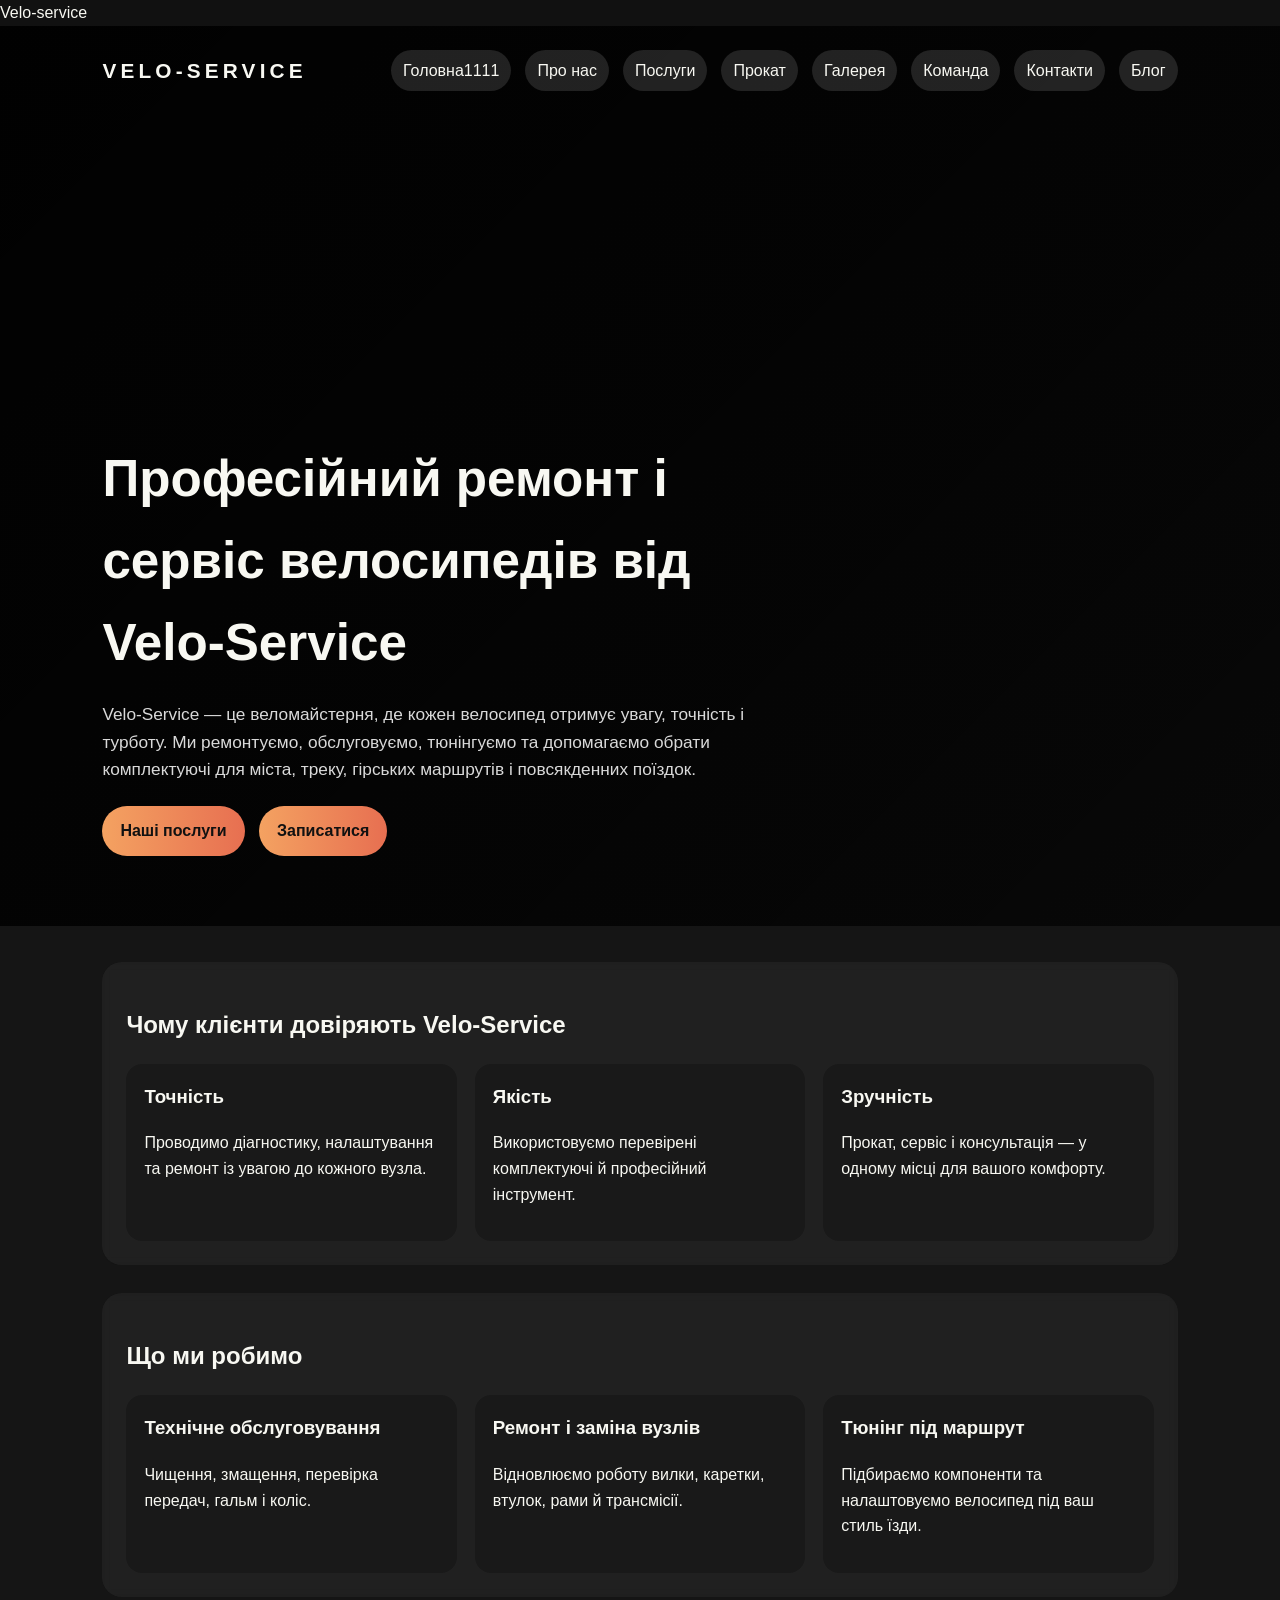
<file: index.html>
Velo-service<!DOCTYPE html>
<html lang="uk">
<head>
  <meta charset="UTF-8" />
  <meta name="viewport" content="width=device-width, initial-scale=1.0" />
  <title>Velo-Service | Веломайстерня</title>
  <link rel="stylesheet" href="styles.css" />
</head>
<body class="page-home">
  <header class="hero">
    <nav class="navbar">
      <div class="brand">Velo-Service</div>
      <div class="nav-links">
        <a href="index.html">Головна1111</a>
        <a href="about.html">Про нас</a>
        <a href="services.html">Послуги</a>
        <a href="rentals.html">Прокат</a>
        <a href="gallery.html">Галерея</a>
        <a href="team.html">Команда</a>
        <a href="contacts.html">Контакти</a>
        <a href="blog.html">Блог</a>
      </div>
    </nav>
    <div class="hero-content">
      <h1>Професійний ремонт і сервіс велосипедів від Velo-Service</h1>
      <p>Velo-Service — це веломайстерня, де кожен велосипед отримує увагу, точність і турботу. Ми ремонтуємо, обслуговуємо, тюнінгуємо та допомагаємо обрати комплектуючі для міста, треку, гірських маршрутів і повсякденних поїздок.</p>
      <a class="btn" href="services.html">Наші послуги</a>
      <a class="btn" href="contacts.html">Записатися</a>
    </div>
  </header>
  <main>
    <section>
      <h2>Чому клієнти довіряють Velo-Service</h2>
      <div class="grid">
        <div class="card">
          <h3>Точність</h3>
          <p>Проводимо діагностику, налаштування та ремонт із увагою до кожного вузла.</p>
        </div>
        <div class="card">
          <h3>Якість</h3>
          <p>Використовуємо перевірені комплектуючі й професійний інструмент.</p>
        </div>
        <div class="card">
          <h3>Зручність</h3>
          <p>Прокат, сервіс і консультація — у одному місці для вашого комфорту.</p>
        </div>
      </div>
    </section>
    <section>
      <h2>Що ми робимо</h2>
      <div class="grid">
        <div class="card">
          <h3>Технічне обслуговування</h3>
          <p>Чищення, змащення, перевірка передач, гальм і коліс.</p>
        </div>
        <div class="card">
          <h3>Ремонт і заміна вузлів</h3>
          <p>Відновлюємо роботу вилки, каретки, втулок, рами й трансмісії.</p>
        </div>
        <div class="card">
          <h3>Тюнінг під маршрут</h3>
          <p>Підбираємо компоненти та налаштовуємо велосипед під ваш стиль їзди.</p>
        </div>
      </div>
    </section>
  </main>
</body>
</html>
</file>
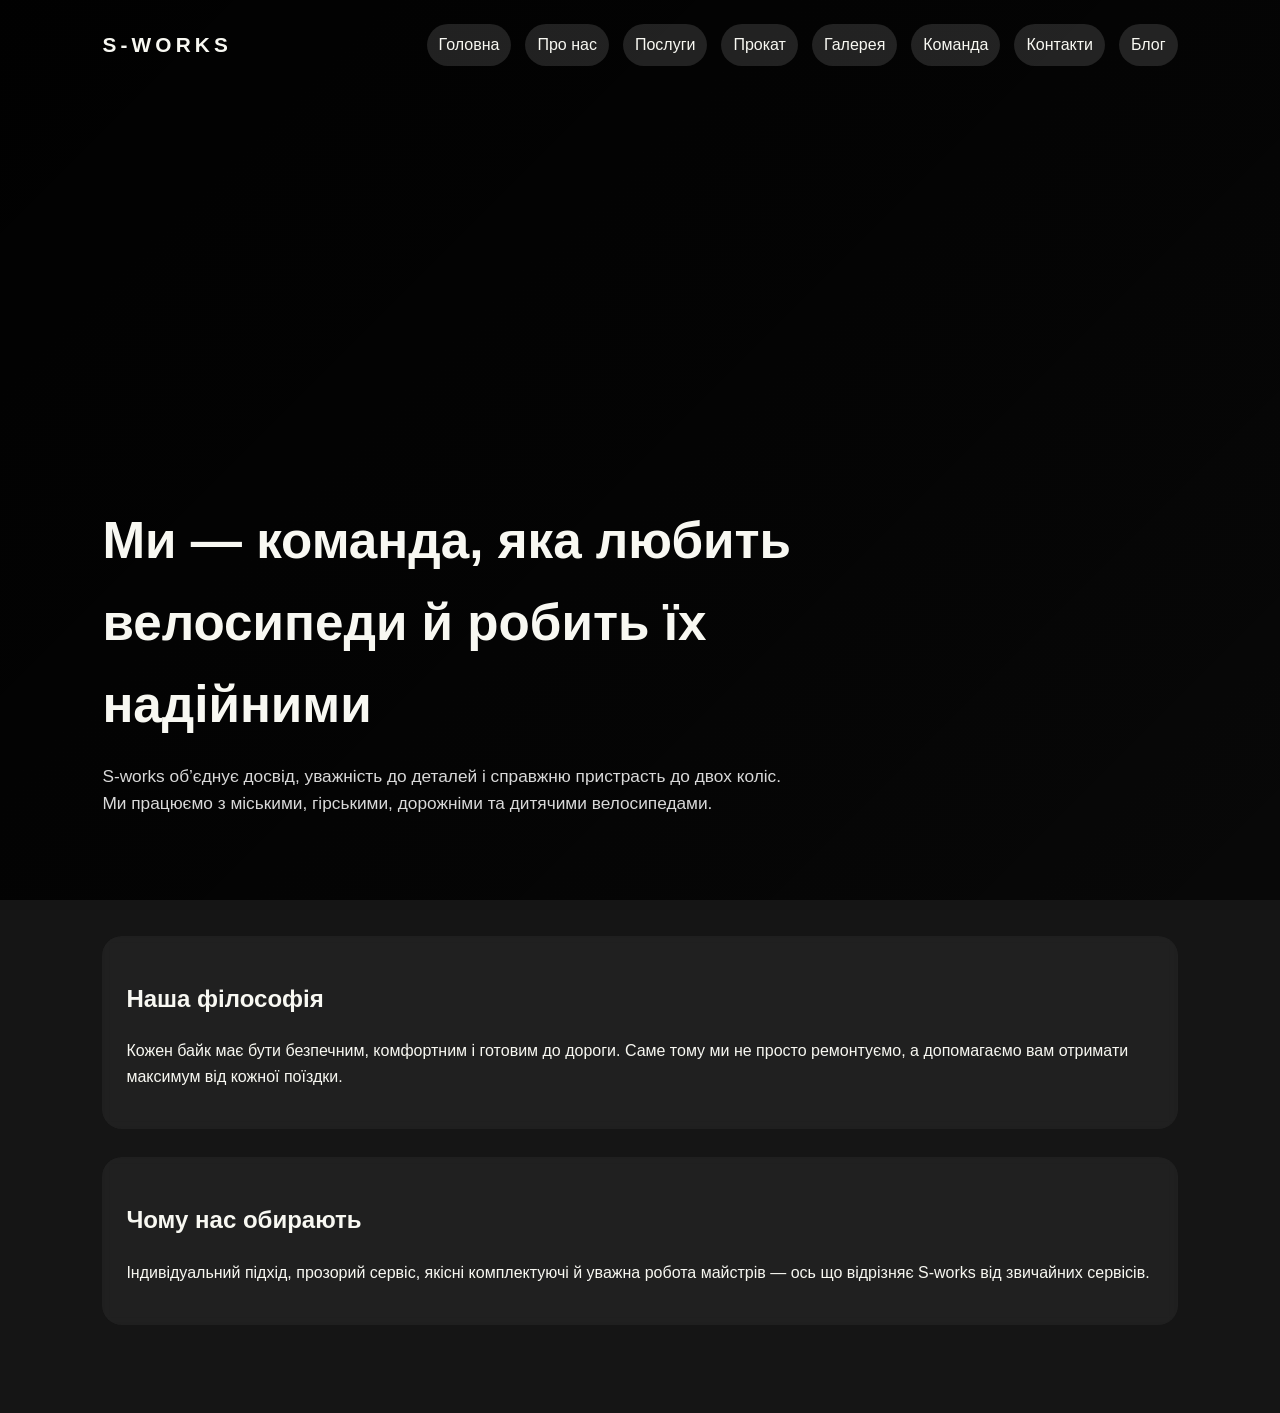
<file: about.html>
<!DOCTYPE html>
<html lang="uk">
<head>
  <meta charset="UTF-8" />
  <meta name="viewport" content="width=device-width, initial-scale=1.0" />
  <title>Про нас — S-works</title>
  <link rel="stylesheet" href="styles.css" />
</head>
<body class="page-about">
  <header class="hero">
    <nav class="navbar">
      <div class="brand">S-works</div>
      <div class="nav-links">
        <a href="index.html">Головна</a>
        <a href="about.html">Про нас</a>
        <a href="services.html">Послуги</a>
        <a href="rentals.html">Прокат</a>
        <a href="gallery.html">Галерея</a>
        <a href="team.html">Команда</a>
        <a href="contacts.html">Контакти</a>
        <a href="blog.html">Блог</a>
      </div>
    </nav>
    <div class="hero-content">
      <h1>Ми — команда, яка любить велосипеди й робить їх надійними</h1>
      <p>S-works об’єднує досвід, уважність до деталей і справжню пристрасть до двох коліс. Ми працюємо з міськими, гірськими, дорожніми та дитячими велосипедами.</p>
    </div>
  </header>
  <main>
    <section>
      <h2>Наша філософія</h2>
      <p>Кожен байк має бути безпечним, комфортним і готовим до дороги. Саме тому ми не просто ремонтуємо, а допомагаємо вам отримати максимум від кожної поїздки.</p>
    </section>
    <section>
      <h2>Чому нас обирають</h2>
      <p>Індивідуальний підхід, прозорий сервіс, якісні комплектуючі й уважна робота майстрів — ось що відрізняє S-works від звичайних сервісів.</p>
    </section>
  </main>
</body>
</html>
</file>
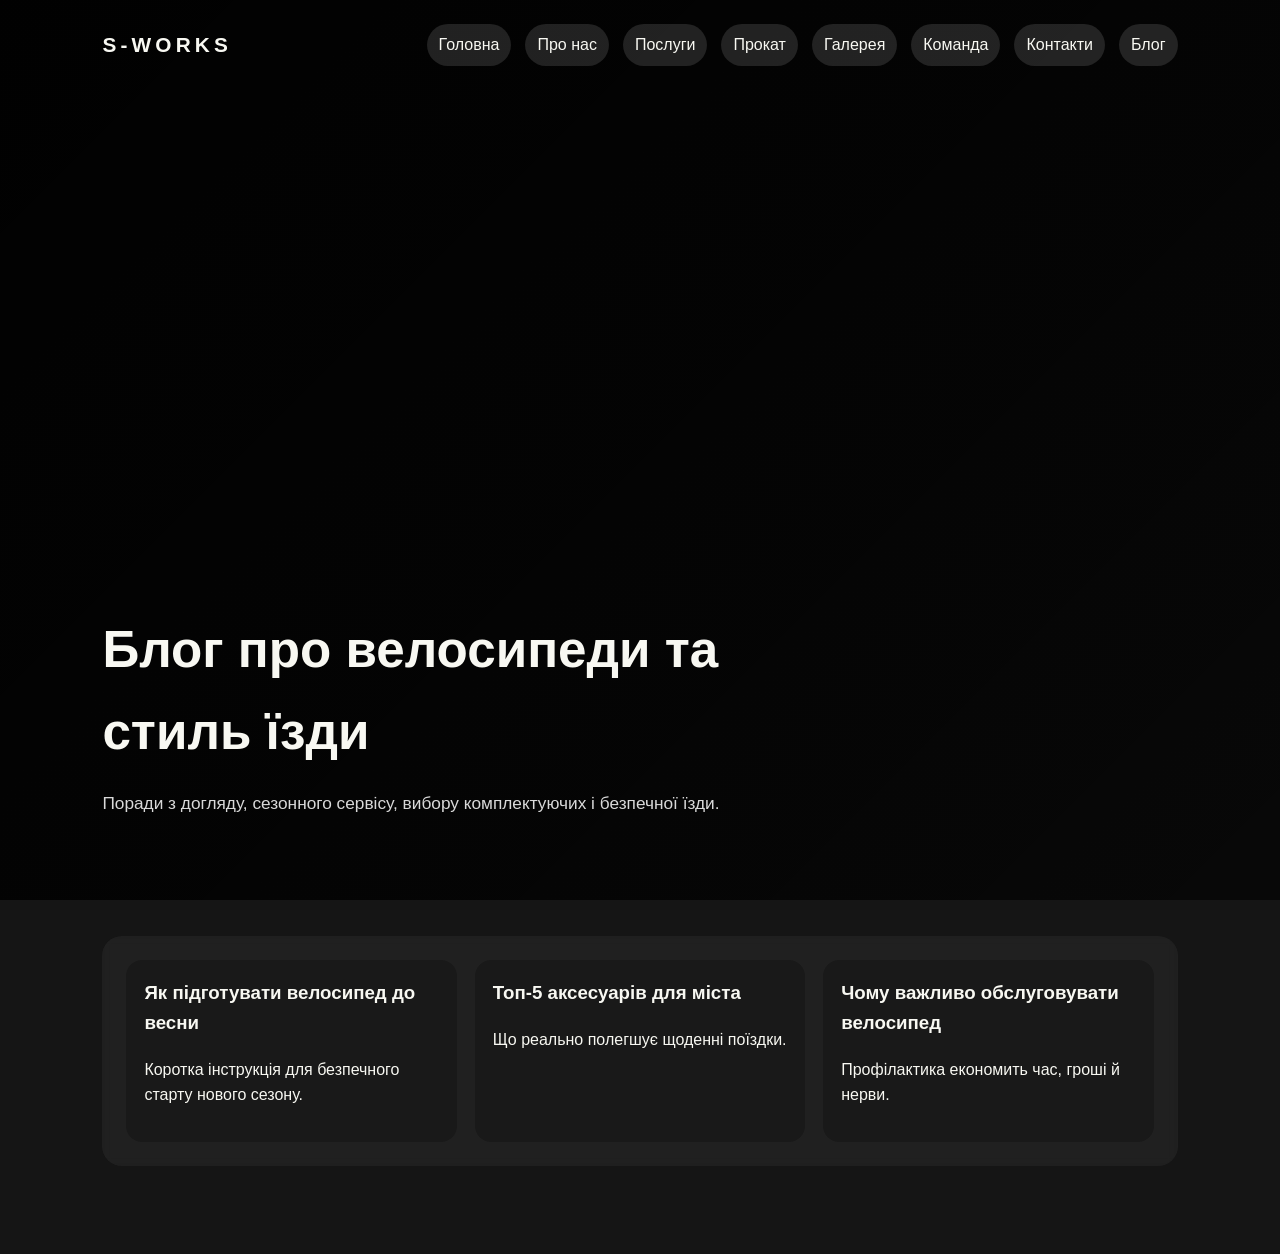
<file: blog.html>
<!DOCTYPE html>
<html lang="uk">
<head>
  <meta charset="UTF-8" />
  <meta name="viewport" content="width=device-width, initial-scale=1.0" />
  <title>Блог — S-works</title>
  <link rel="stylesheet" href="styles.css" />
</head>
<body class="page-blog">
  <header class="hero">
    <nav class="navbar">
      <div class="brand">S-works</div>
      <div class="nav-links">
        <a href="index.html">Головна</a>
        <a href="about.html">Про нас</a>
        <a href="services.html">Послуги</a>
        <a href="rentals.html">Прокат</a>
        <a href="gallery.html">Галерея</a>
        <a href="team.html">Команда</a>
        <a href="contacts.html">Контакти</a>
        <a href="blog.html">Блог</a>
      </div>
    </nav>
    <div class="hero-content">
      <h1>Блог про велосипеди та стиль їзди</h1>
      <p>Поради з догляду, сезонного сервісу, вибору комплектуючих і безпечної їзди.</p>
    </div>
  </header>
  <main>
    <section class="grid">
      <div class="card"><h3>Як підготувати велосипед до весни</h3><p>Коротка інструкція для безпечного старту нового сезону.</p></div>
      <div class="card"><h3>Топ-5 аксесуарів для міста</h3><p>Що реально полегшує щоденні поїздки.</p></div>
      <div class="card"><h3>Чому важливо обслуговувати велосипед</h3><p>Профілактика економить час, гроші й нерви.</p></div>
    </section>
  </main>
</body>
</html>
</file>
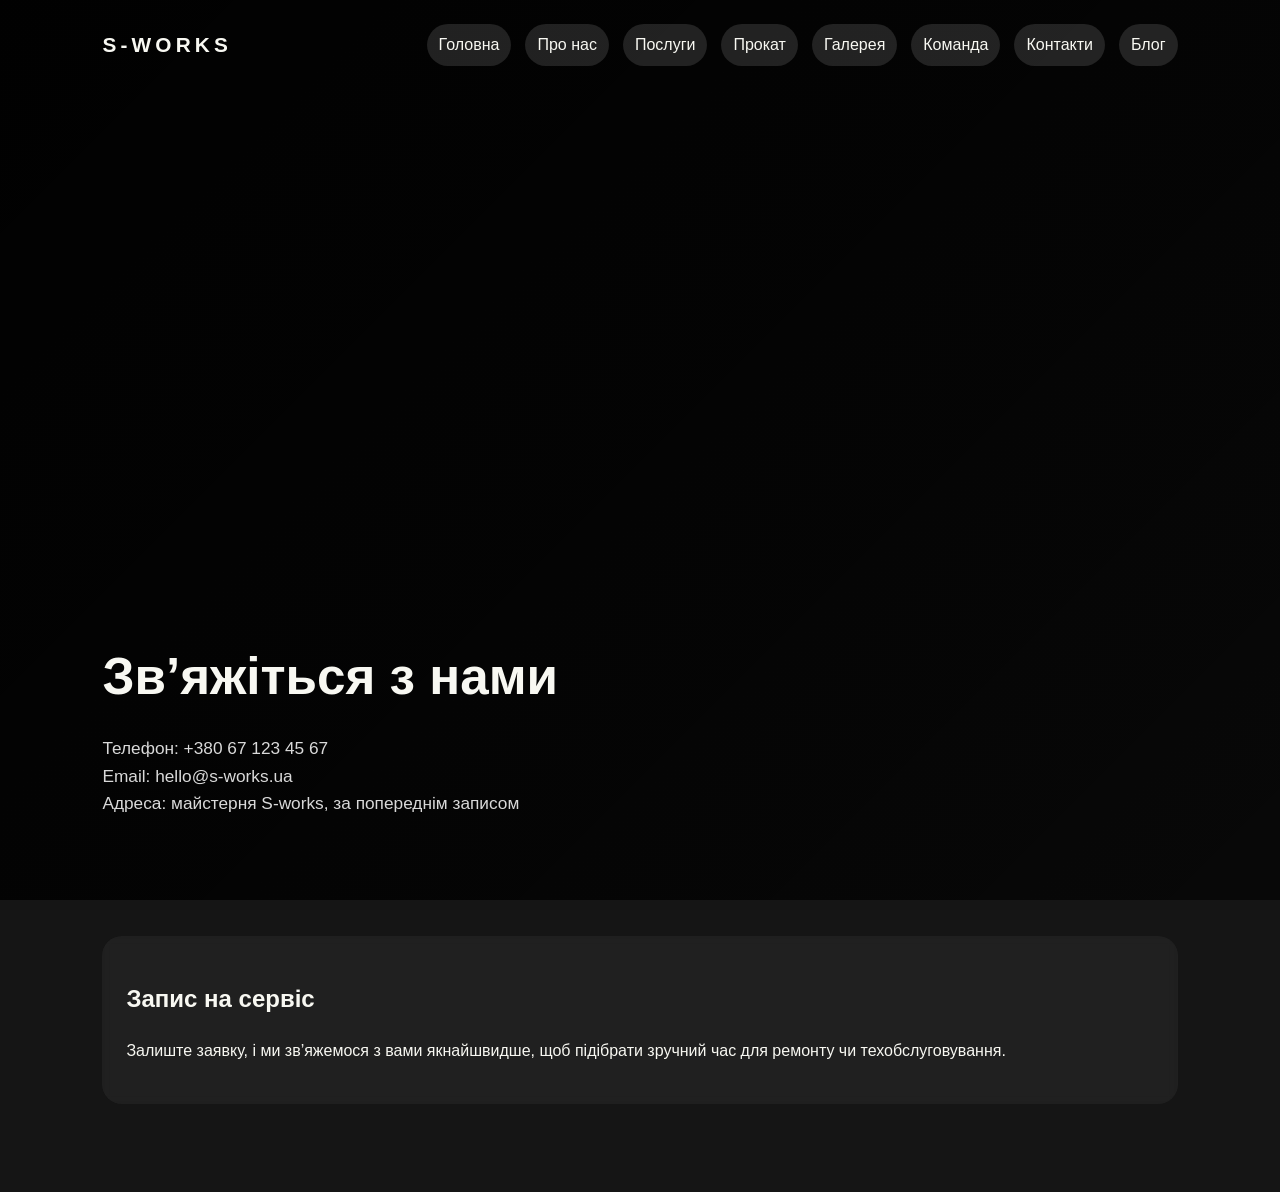
<file: contacts.html>
<!DOCTYPE html>
<html lang="uk">
<head>
  <meta charset="UTF-8" />
  <meta name="viewport" content="width=device-width, initial-scale=1.0" />
  <title>Контакти — S-works</title>
  <link rel="stylesheet" href="styles.css" />
</head>
<body class="page-contacts">
  <header class="hero">
    <nav class="navbar">
      <div class="brand">S-works</div>
      <div class="nav-links">
        <a href="index.html">Головна</a>
        <a href="about.html">Про нас</a>
        <a href="services.html">Послуги</a>
        <a href="rentals.html">Прокат</a>
        <a href="gallery.html">Галерея</a>
        <a href="team.html">Команда</a>
        <a href="contacts.html">Контакти</a>
        <a href="blog.html">Блог</a>
      </div>
    </nav>
    <div class="hero-content">
      <h1>Зв’яжіться з нами</h1>
      <p>Телефон: +380 67 123 45 67<br/>Email: hello@s-works.ua<br/>Адреса: майстерня S-works, за попереднім записом</p>
    </div>
  </header>
  <main>
    <section>
      <h2>Запис на сервіс</h2>
      <p>Залиште заявку, і ми зв’яжемося з вами якнайшвидше, щоб підібрати зручний час для ремонту чи техобслуговування.</p>
    </section>
  </main>
</body>
</html>
</file>
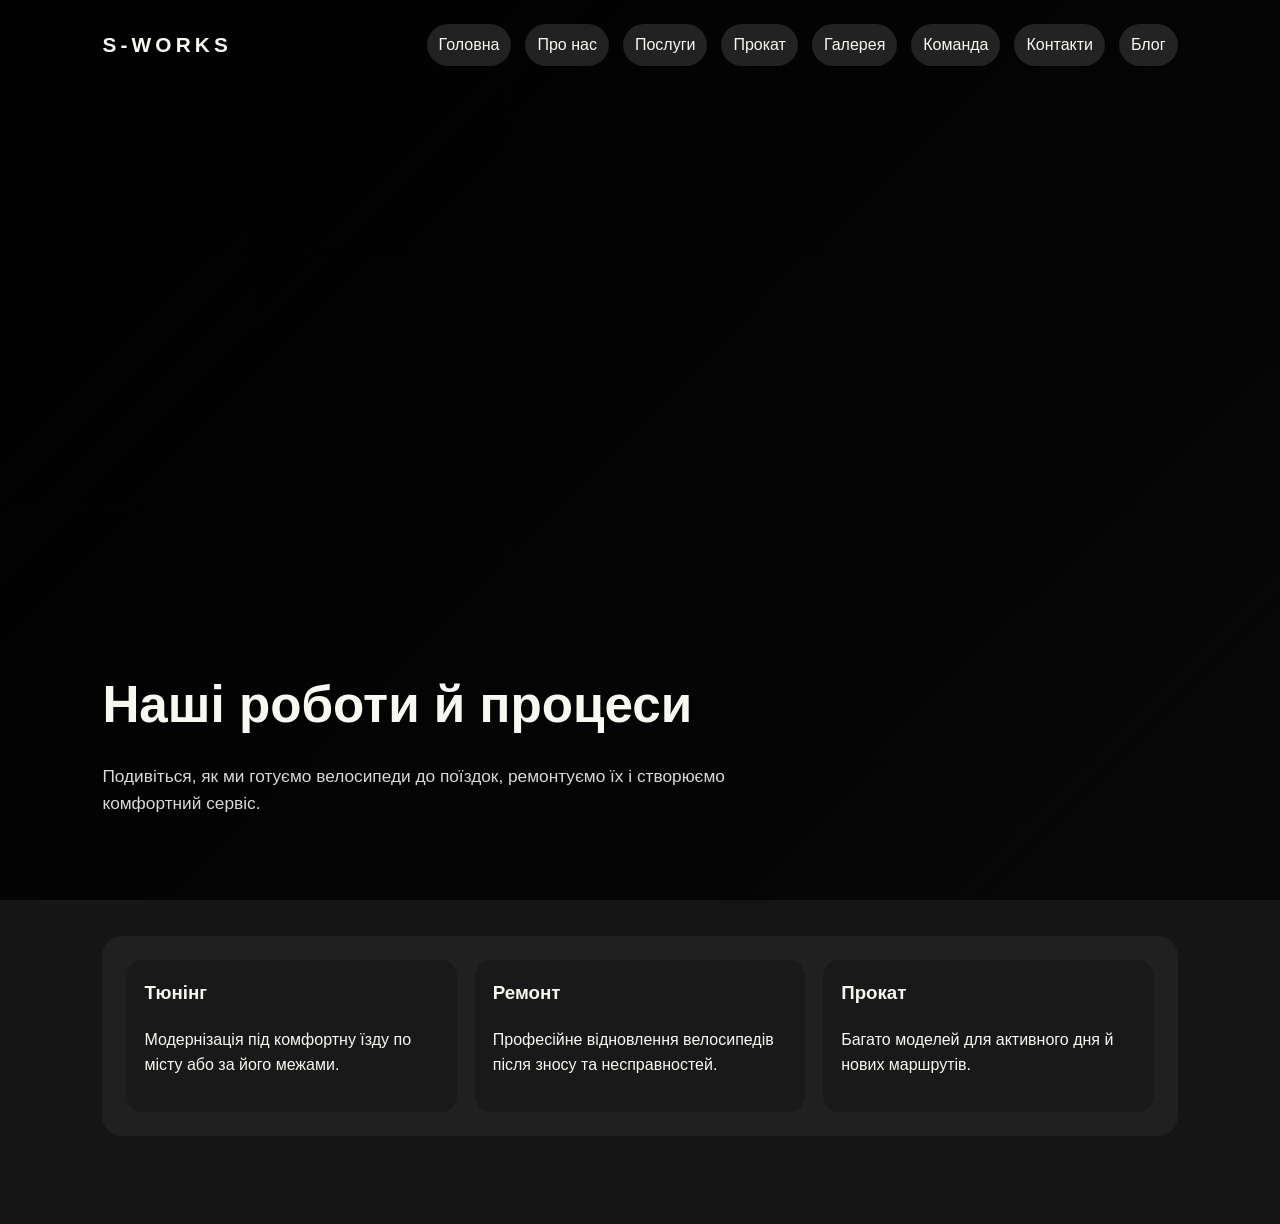
<file: gallery.html>
<!DOCTYPE html>
<html lang="uk">
<head>
  <meta charset="UTF-8" />
  <meta name="viewport" content="width=device-width, initial-scale=1.0" />
  <title>Галерея — S-works</title>
  <link rel="stylesheet" href="styles.css" />
</head>
<body class="page-gallery">
  <header class="hero">
    <nav class="navbar">
      <div class="brand">S-works</div>
      <div class="nav-links">
        <a href="index.html">Головна</a>
        <a href="about.html">Про нас</a>
        <a href="services.html">Послуги</a>
        <a href="rentals.html">Прокат</a>
        <a href="gallery.html">Галерея</a>
        <a href="team.html">Команда</a>
        <a href="contacts.html">Контакти</a>
        <a href="blog.html">Блог</a>
      </div>
    </nav>
    <div class="hero-content">
      <h1>Наші роботи й процеси</h1>
      <p>Подивіться, як ми готуємо велосипеди до поїздок, ремонтуємо їх і створюємо комфортний сервіс.</p>
    </div>
  </header>
  <main>
    <section class="grid">
      <div class="card"><h3>Тюнінг</h3><p>Модернізація під комфортну їзду по місту або за його межами.</p></div>
      <div class="card"><h3>Ремонт</h3><p>Професійне відновлення велосипедів після зносу та несправностей.</p></div>
      <div class="card"><h3>Прокат</h3><p>Багато моделей для активного дня й нових маршрутів.</p></div>
    </section>
  </main>
</body>
</html>
</file>
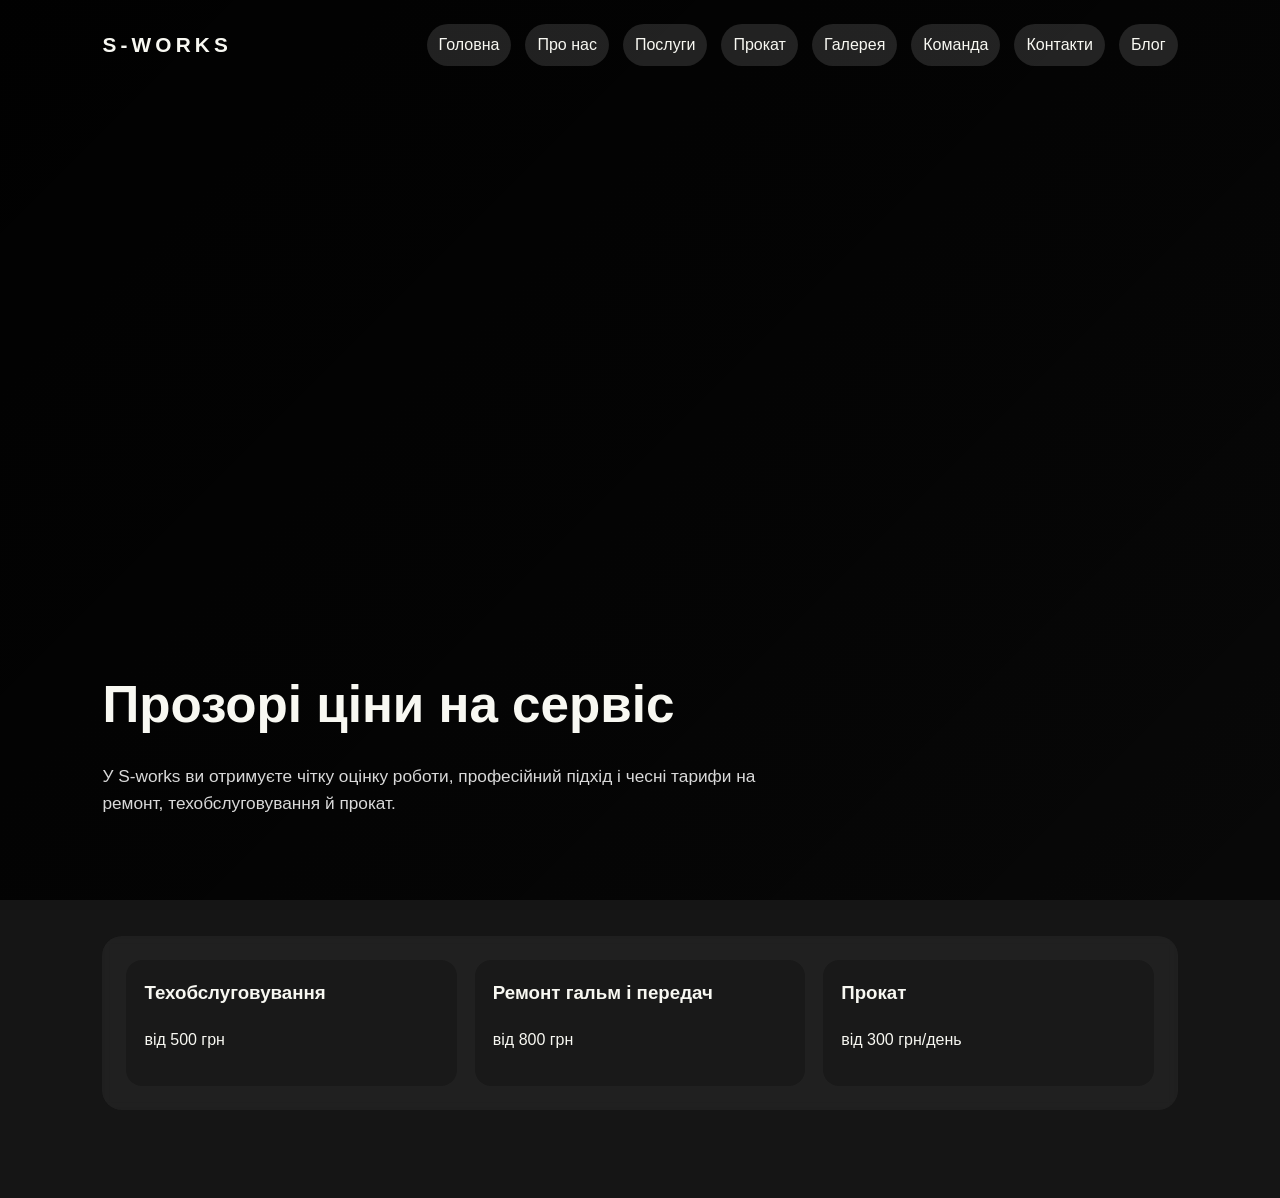
<file: prices.html>
<!DOCTYPE html>
<html lang="uk">
<head>
  <meta charset="UTF-8" />
  <meta name="viewport" content="width=device-width, initial-scale=1.0" />
  <title>Ціни — S-works</title>
  <link rel="stylesheet" href="styles.css" />
</head>
<body class="page-prices">
  <header class="hero">
    <nav class="navbar">
      <div class="brand">S-works</div>
      <div class="nav-links">
        <a href="index.html">Головна</a>
        <a href="about.html">Про нас</a>
        <a href="services.html">Послуги</a>
        <a href="rentals.html">Прокат</a>
        <a href="gallery.html">Галерея</a>
        <a href="team.html">Команда</a>
        <a href="contacts.html">Контакти</a>
        <a href="blog.html">Блог</a>
      </div>
    </nav>
    <div class="hero-content">
      <h1>Прозорі ціни на сервіс</h1>
      <p>У S-works ви отримуєте чітку оцінку роботи, професійний підхід і чесні тарифи на ремонт, техобслуговування й прокат.</p>
    </div>
  </header>
  <main>
    <section class="grid">
      <div class="card"><h3>Техобслуговування</h3><p>від 500 грн</p></div>
      <div class="card"><h3>Ремонт гальм і передач</h3><p>від 800 грн</p></div>
      <div class="card"><h3>Прокат</h3><p>від 300 грн/день</p></div>
    </section>
  </main>
</body>
</html>
</file>
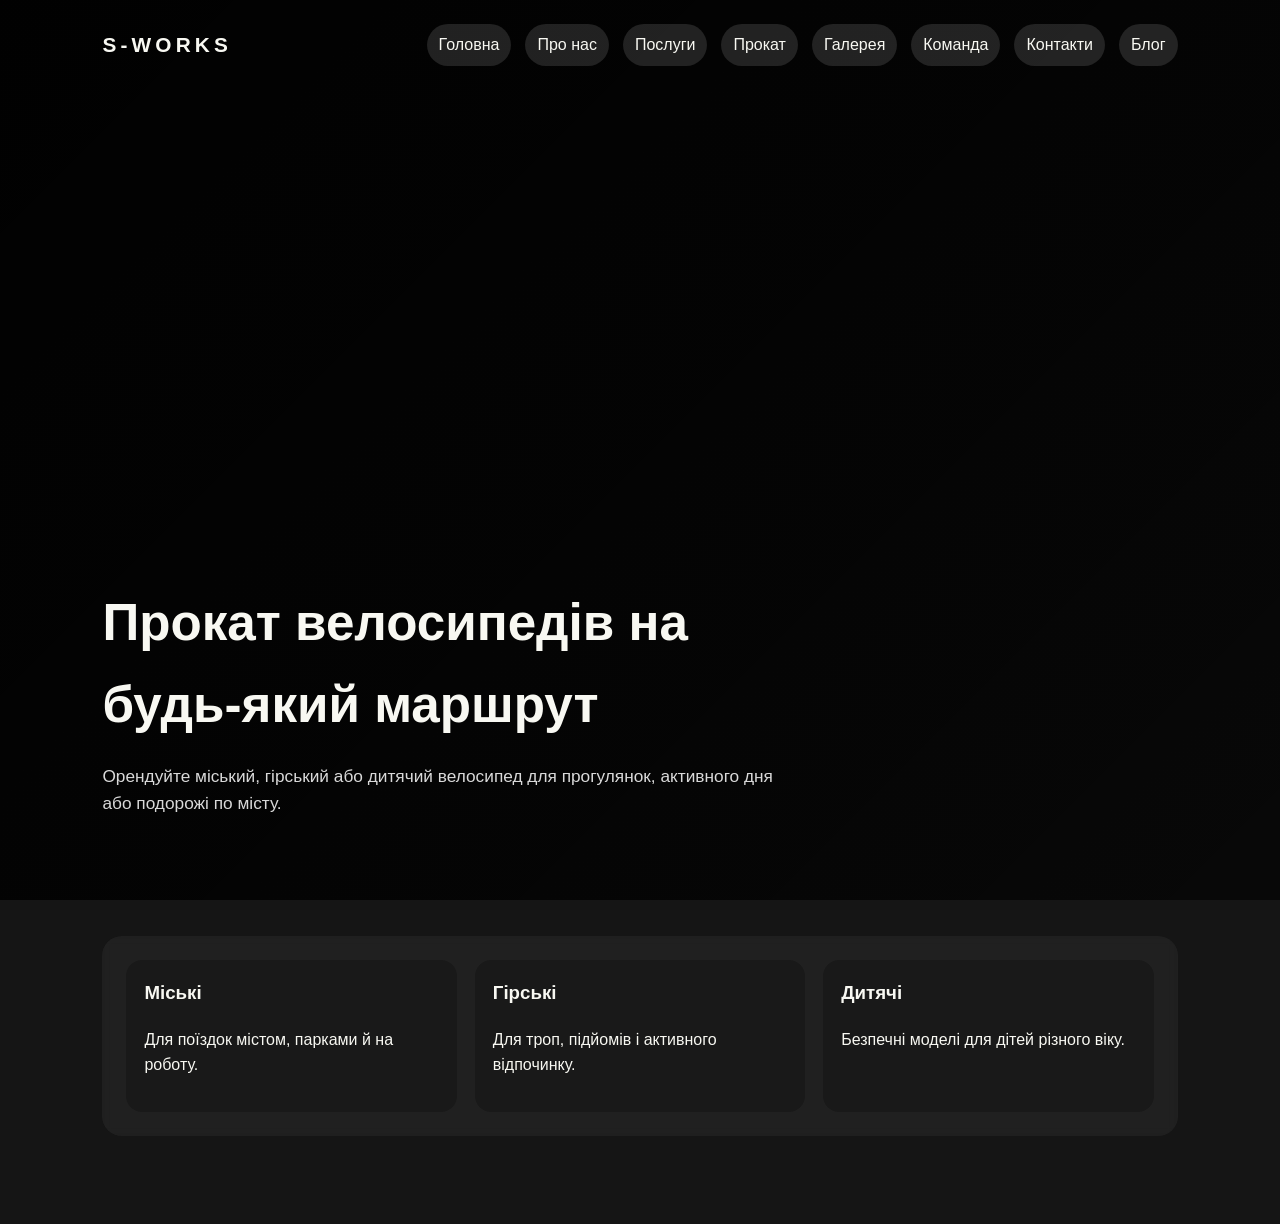
<file: rentals.html>
<!DOCTYPE html>
<html lang="uk">
<head>
  <meta charset="UTF-8" />
  <meta name="viewport" content="width=device-width, initial-scale=1.0" />
  <title>Прокат — S-works</title>
  <link rel="stylesheet" href="styles.css" />
</head>
<body class="page-rentals">
  <header class="hero">
    <nav class="navbar">
      <div class="brand">S-works</div>
      <div class="nav-links">
        <a href="index.html">Головна</a>
        <a href="about.html">Про нас</a>
        <a href="services.html">Послуги</a>
        <a href="rentals.html">Прокат</a>
        <a href="gallery.html">Галерея</a>
        <a href="team.html">Команда</a>
        <a href="contacts.html">Контакти</a>
        <a href="blog.html">Блог</a>
      </div>
    </nav>
    <div class="hero-content">
      <h1>Прокат велосипедів на будь-який маршрут</h1>
      <p>Орендуйте міський, гірський або дитячий велосипед для прогулянок, активного дня або подорожі по місту.</p>
    </div>
  </header>
  <main>
    <section class="grid">
      <div class="card"><h3>Міські</h3><p>Для поїздок містом, парками й на роботу.</p></div>
      <div class="card"><h3>Гірські</h3><p>Для троп, підйомів і активного відпочинку.</p></div>
      <div class="card"><h3>Дитячі</h3><p>Безпечні моделі для дітей різного віку.</p></div>
    </section>
  </main>
</body>
</html>
</file>
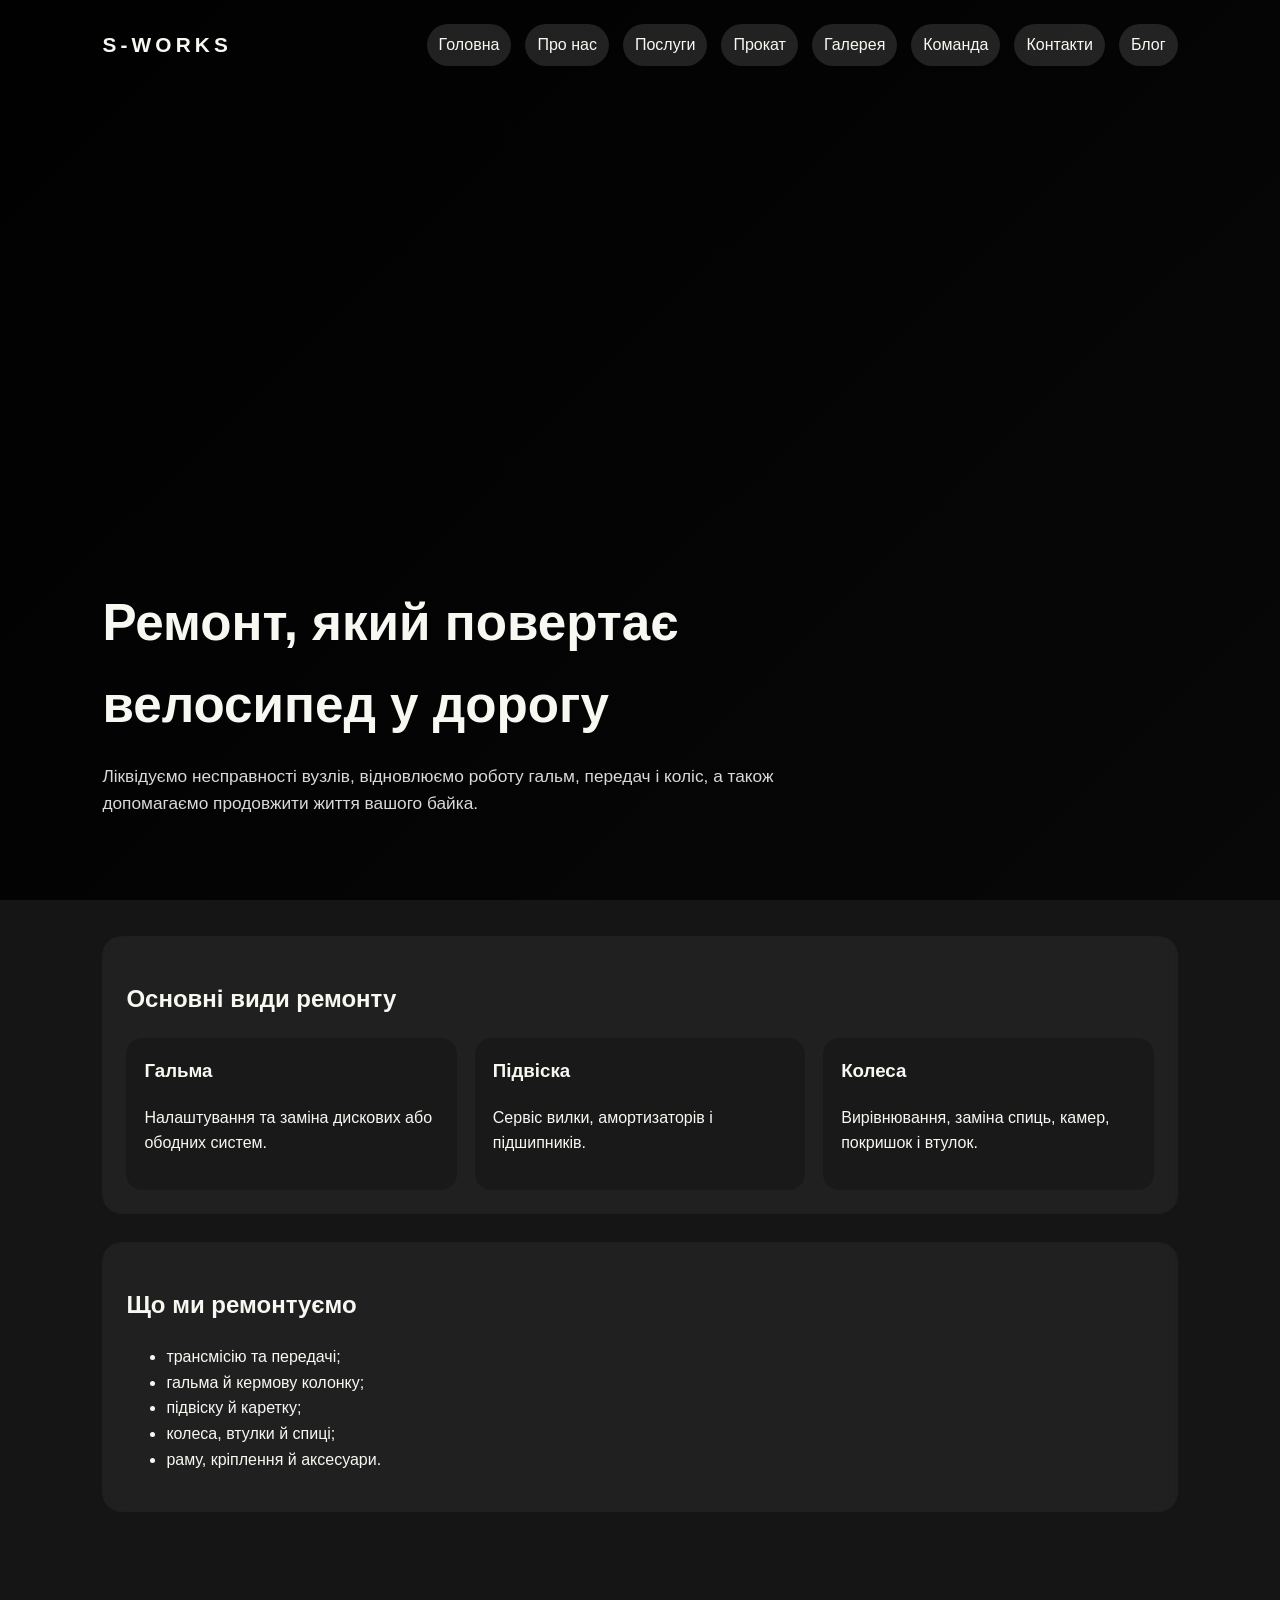
<file: repairs.html>
<!DOCTYPE html>
<html lang="uk">
<head>
  <meta charset="UTF-8" />
  <meta name="viewport" content="width=device-width, initial-scale=1.0" />
  <title>Ремонт — S-works</title>
  <link rel="stylesheet" href="styles.css" />
</head>
<body class="page-repairs">
  <header class="hero">
    <nav class="navbar">
      <div class="brand">S-works</div>
      <div class="nav-links">
        <a href="index.html">Головна</a>
        <a href="about.html">Про нас</a>
        <a href="services.html">Послуги</a>
        <a href="rentals.html">Прокат</a>
        <a href="gallery.html">Галерея</a>
        <a href="team.html">Команда</a>
        <a href="contacts.html">Контакти</a>
        <a href="blog.html">Блог</a>
      </div>
    </nav>
    <div class="hero-content">
      <h1>Ремонт, який повертає велосипед у дорогу</h1>
      <p>Ліквідуємо несправності вузлів, відновлюємо роботу гальм, передач і коліс, а також допомагаємо продовжити життя вашого байка.</p>
    </div>
  </header>
  <main>
    <section>
      <h2>Основні види ремонту</h2>
      <div class="grid">
        <div class="card"><h3>Гальма</h3><p>Налаштування та заміна дискових або ободних систем.</p></div>
        <div class="card"><h3>Підвіска</h3><p>Сервіс вилки, амортизаторів і підшипників.</p></div>
        <div class="card"><h3>Колеса</h3><p>Вирівнювання, заміна спиць, камер, покришок і втулок.</p></div>
      </div>
    </section>
    <section>
      <h2>Що ми ремонтуємо</h2>
      <ul>
        <li>трансмісію та передачі;</li>
        <li>гальма й кермову колонку;</li>
        <li>підвіску й каретку;</li>
        <li>колеса, втулки й спиці;</li>
        <li>раму, кріплення й аксесуари.</li>
      </ul>
    </section>
  </main>
</body>
</html>
</file>
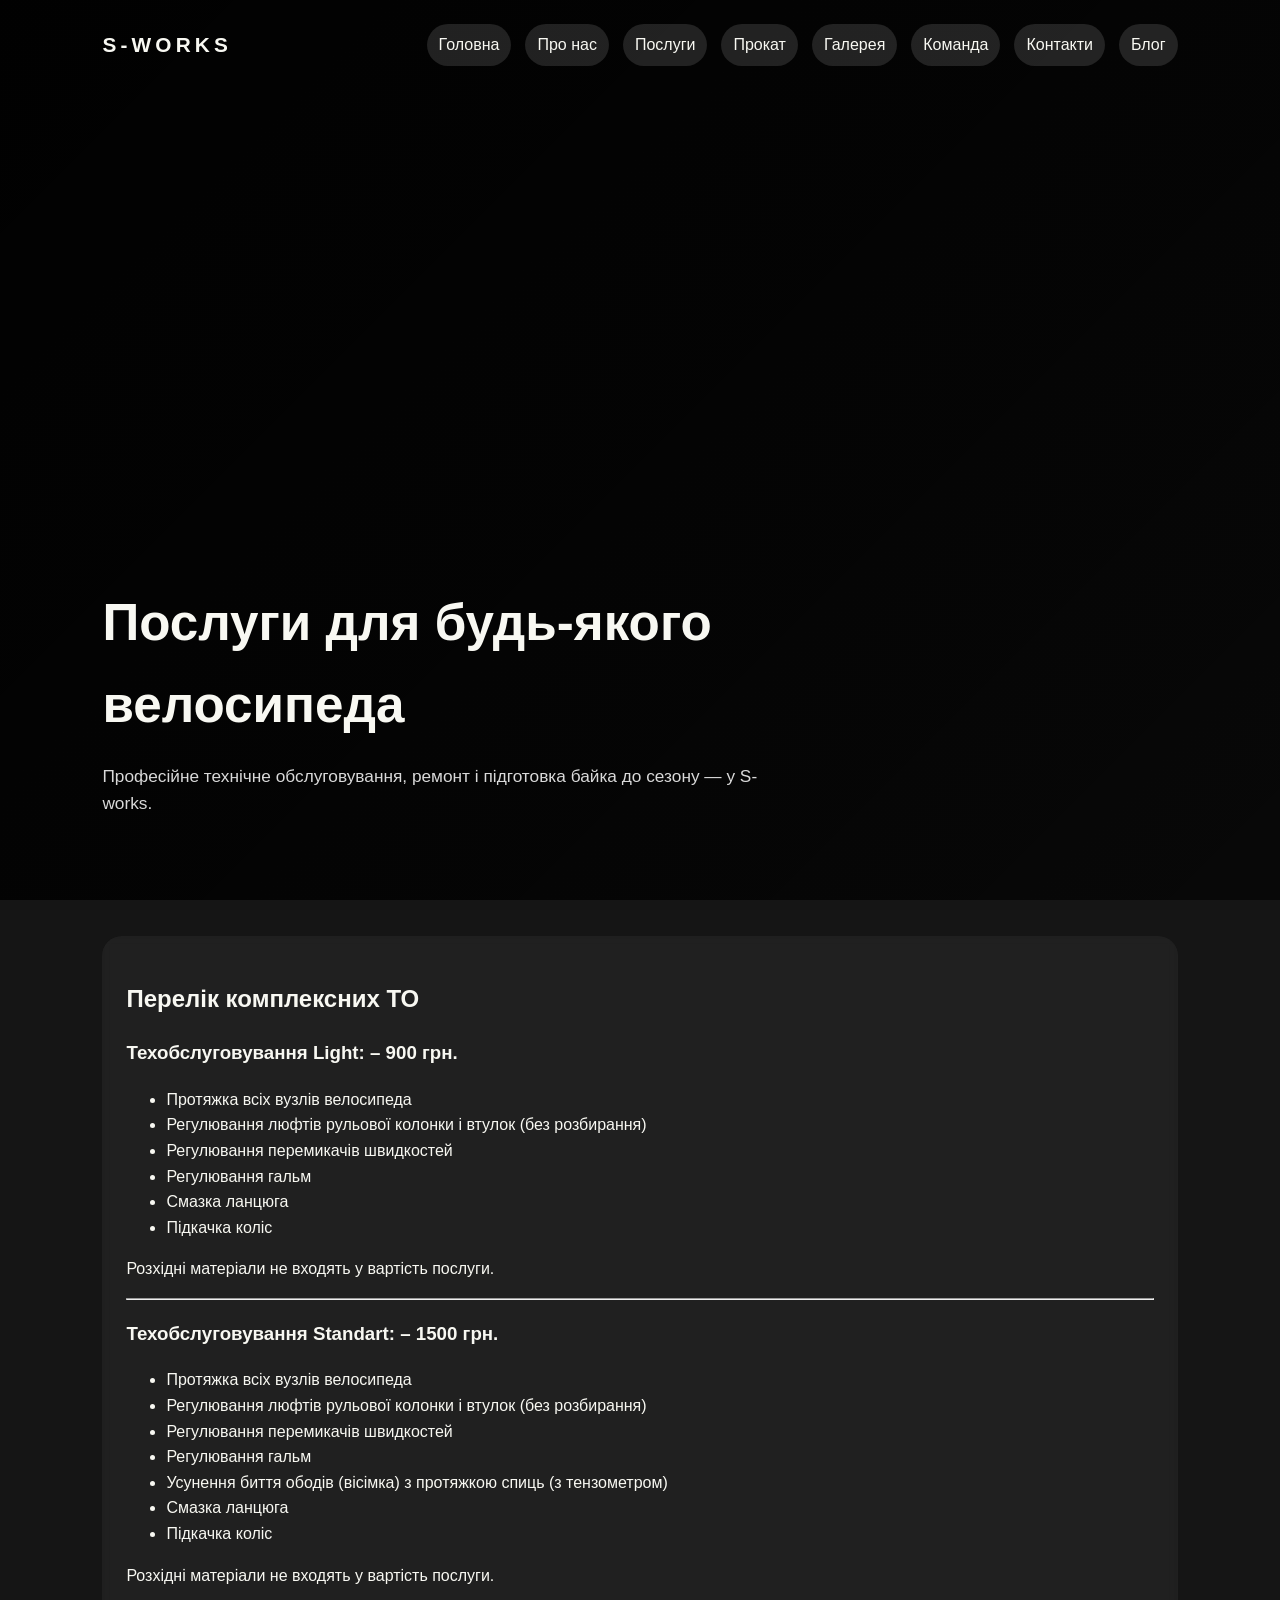
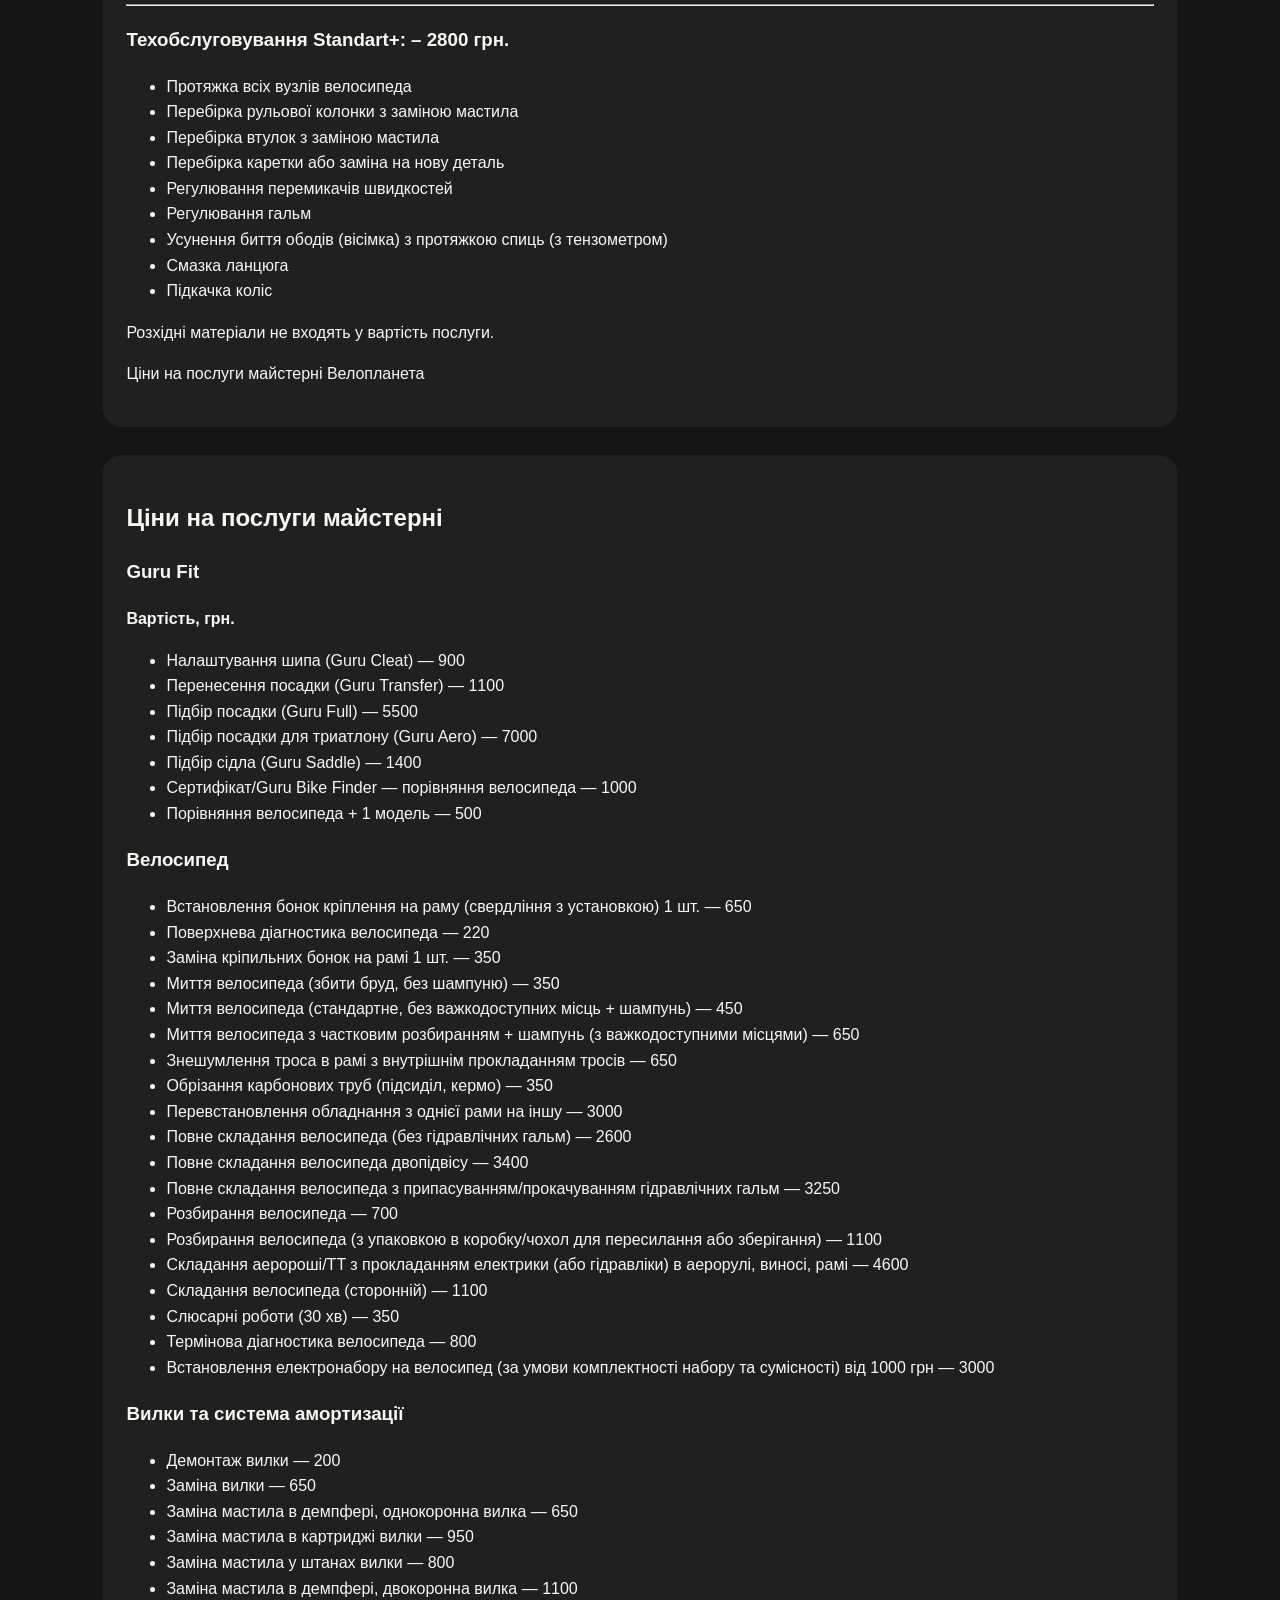
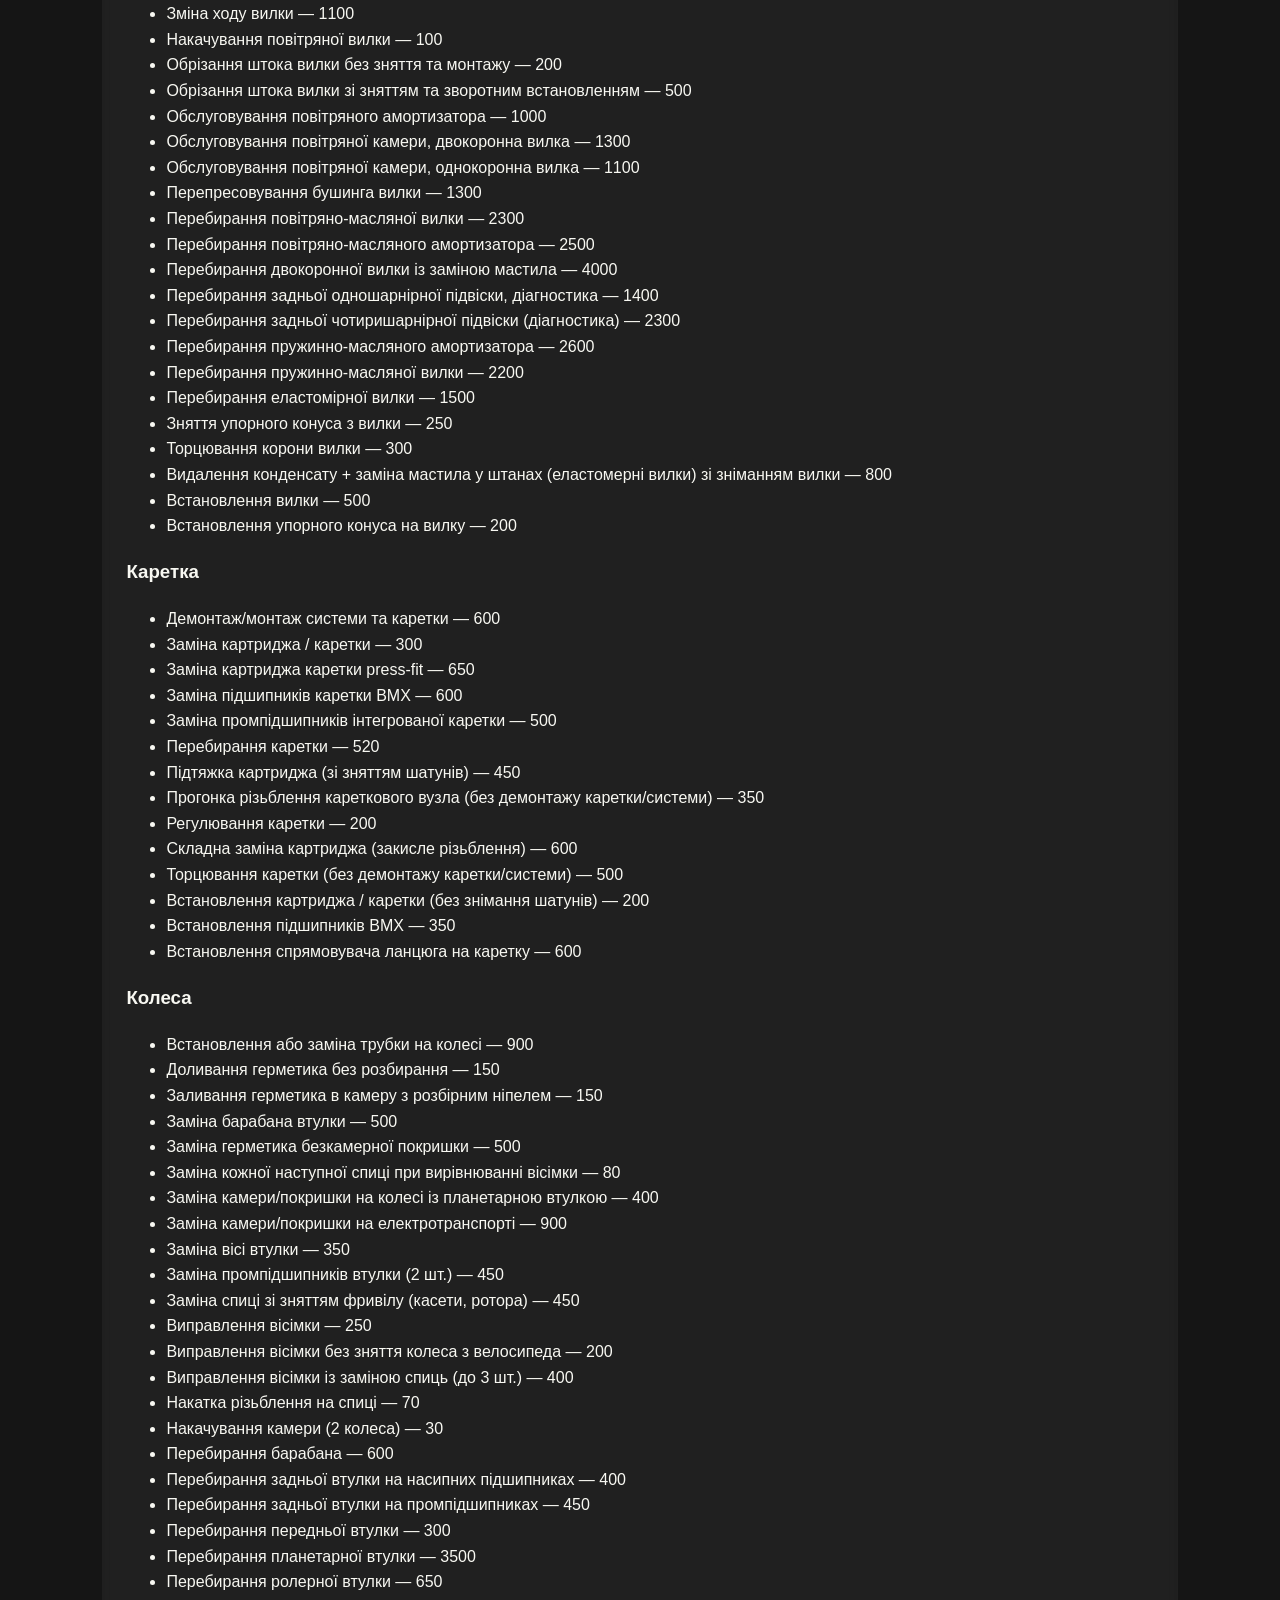
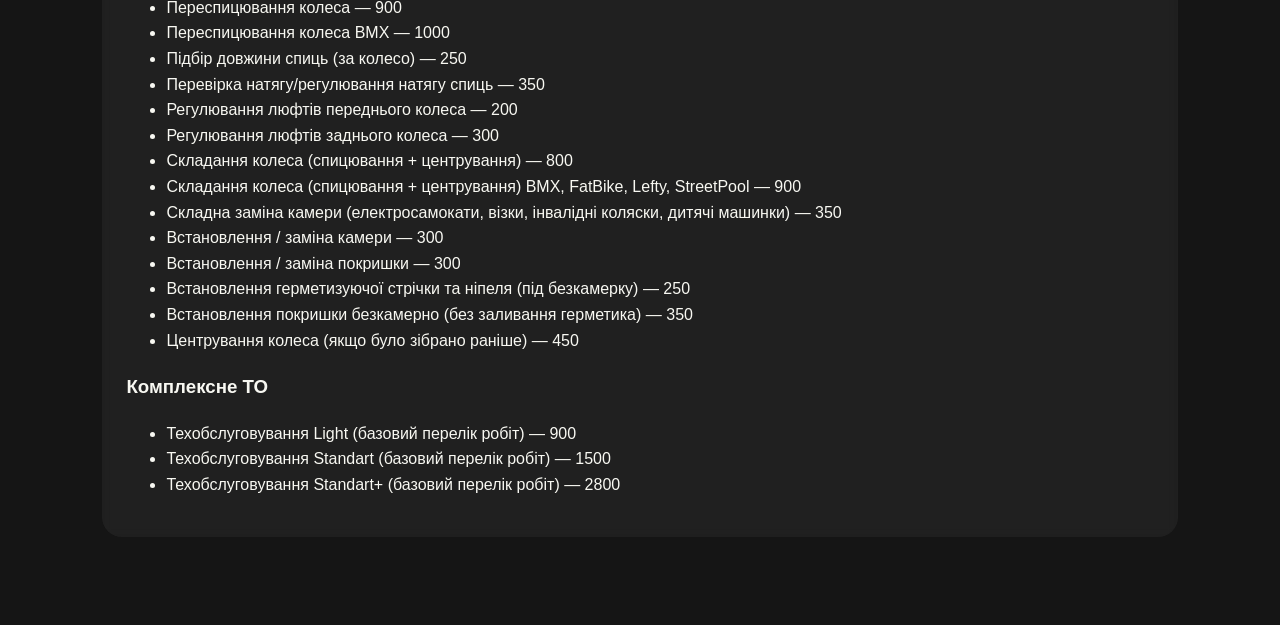
<file: services.html>
<!DOCTYPE html>
<html lang="uk">
<head>
  <meta charset="UTF-8" />
  <meta name="viewport" content="width=device-width, initial-scale=1.0" />
  <title>Послуги — S-works</title>
  <link rel="stylesheet" href="styles.css" />
</head>
<body class="page-services">
  <header class="hero">
    <nav class="navbar">
      <div class="brand">S-works</div>
      <div class="nav-links">
        <a href="index.html">Головна</a>
        <a href="about.html">Про нас</a>
        <a href="services.html">Послуги</a>
        <a href="rentals.html">Прокат</a>
        <a href="gallery.html">Галерея</a>
        <a href="team.html">Команда</a>
        <a href="contacts.html">Контакти</a>
        <a href="blog.html">Блог</a>
      </div>
    </nav>
    <div class="hero-content">
      <h1>Послуги для будь-якого велосипеда</h1>
      <p>Професійне технічне обслуговування, ремонт і підготовка байка до сезону — у S-works.</p>
    </div>
  </header>
  <main>
    <section>
      <h2>Перелік комплексних ТО</h2>

      <h3>Техобслуговування Light: – 900 грн.</h3>
      <ul>
        <li>Протяжка всіх вузлів велосипеда</li>
        <li>Регулювання люфтів рульової колонки і втулок (без розбирання)</li>
        <li>Регулювання перемикачів швидкостей</li>
        <li>Регулювання гальм</li>
        <li>Смазка ланцюга</li>
        <li>Підкачка коліс</li>
      </ul>
      <p>Розхідні матеріали не входять у вартість послуги.</p>

      <hr />

      <h3>Техобслуговування Standart: – 1500 грн.</h3>
      <ul>
        <li>Протяжка всіх вузлів велосипеда</li>
        <li>Регулювання люфтів рульової колонки і втулок (без розбирання)</li>
        <li>Регулювання перемикачів швидкостей</li>
        <li>Регулювання гальм</li>
        <li>Усунення биття ободів (вісімка) з протяжкою спиць (з тензометром)</li>
        <li>Смазка ланцюга</li>
        <li>Підкачка коліс</li>
      </ul>
      <p>Розхідні матеріали не входять у вартість послуги.</p>

      <hr />

      <h3>Техобслуговування Standart+: – 2800 грн.</h3>
      <ul>
        <li>Протяжка всіх вузлів велосипеда</li>
        <li>Перебірка рульової колонки з заміною мастила</li>
        <li>Перебірка втулок з заміною мастила</li>
        <li>Перебірка каретки або заміна на нову деталь</li>
        <li>Регулювання перемикачів швидкостей</li>
        <li>Регулювання гальм</li>
        <li>Усунення биття ободів (вісімка) з протяжкою спиць (з тензометром)</li>
        <li>Смазка ланцюга</li>
        <li>Підкачка коліс</li>
      </ul>
      <p>Розхідні матеріали не входять у вартість послуги.</p>

      <p><a href="https://docs.google.com/spreadsheets/d/12R7CE0y1l3mzouAHp-SRZ7DfZj1CodXu/edit#gid=1186307026">Ціни на послуги майстерні Велопланета</a></p>
    </section>

    <section>
      <h2>Ціни на послуги майстерні</h2>

      <h3>Guru Fit</h3>
      <p><strong>Вартість, грн.</strong></p>
      <ul>
        <li>Налаштування шипа (Guru Cleat) — 900</li>
        <li>Перенесення посадки (Guru Transfer) — 1100</li>
        <li>Підбір посадки (Guru Full) — 5500</li>
        <li>Підбір посадки для триатлону (Guru Aero) — 7000</li>
        <li>Підбір сідла (Guru Saddle) — 1400</li>
        <li>Сертифікат/Guru Bike Finder — порівняння велосипеда — 1000</li>
        <li>Порівняння велосипеда + 1 модель — 500</li>
      </ul>

      <h3>Велосипед</h3>
      <ul>
        <li>Встановлення бонок кріплення на раму (свердління з установкою) 1 шт. — 650</li>
        <li>Поверхнева діагностика велосипеда — 220</li>
        <li>Заміна кріпильних бонок на рамі 1 шт. — 350</li>
        <li>Миття велосипеда (збити бруд, без шампуню) — 350</li>
        <li>Миття велосипеда (стандартне, без важкодоступних місць + шампунь) — 450</li>
        <li>Миття велосипеда з частковим розбиранням + шампунь (з важкодоступними місцями) — 650</li>
        <li>Знешумлення троса в рамі з внутрішнім прокладанням тросів — 650</li>
        <li>Обрізання карбонових труб (підсиділ, кермо) — 350</li>
        <li>Перевстановлення обладнання з однієї рами на іншу — 3000</li>
        <li>Повне складання велосипеда (без гідравлічних гальм) — 2600</li>
        <li>Повне складання велосипеда двопідвісу — 3400</li>
        <li>Повне складання велосипеда з припасуванням/прокачуванням гідравлічних гальм — 3250</li>
        <li>Розбирання велосипеда — 700</li>
        <li>Розбирання велосипеда (з упаковкою в коробку/чохол для пересилання або зберігання) — 1100</li>
        <li>Складання аеророші/TT з прокладанням електрики (або гідравліки) в аерорулі, виносі, рамі — 4600</li>
        <li>Складання велосипеда (сторонній) — 1100</li>
        <li>Слюсарні роботи (30 хв) — 350</li>
        <li>Термінова діагностика велосипеда — 800</li>
        <li>Встановлення електронабору на велосипед (за умови комплектності набору та сумісності) від 1000 грн — 3000</li>
      </ul>

      <h3>Вилки та система амортизації</h3>
      <ul>
        <li>Демонтаж вилки — 200</li>
        <li>Заміна вилки — 650</li>
        <li>Заміна мастила в демпфері, однокоронна вилка — 650</li>
        <li>Заміна мастила в картриджі вилки — 950</li>
        <li>Заміна мастила у штанах вилки — 800</li>
        <li>Заміна мастила в демпфері, двокоронна вилка — 1100</li>
        <li>Зміна ходу вилки — 1100</li>
        <li>Накачування повітряної вилки — 100</li>
        <li>Обрізання штока вилки без зняття та монтажу — 200</li>
        <li>Обрізання штока вилки зі зняттям та зворотним встановленням — 500</li>
        <li>Обслуговування повітряного амортизатора — 1000</li>
        <li>Обслуговування повітряної камери, двокоронна вилка — 1300</li>
        <li>Обслуговування повітряної камери, однокоронна вилка — 1100</li>
        <li>Перепресовування бушинга вилки — 1300</li>
        <li>Перебирання повітряно-масляної вилки — 2300</li>
        <li>Перебирання повітряно-масляного амортизатора — 2500</li>
        <li>Перебирання двокоронної вилки із заміною мастила — 4000</li>
        <li>Перебирання задньої одношарнірної підвіски, діагностика — 1400</li>
        <li>Перебирання задньої чотиришарнірної підвіски (діагностика) — 2300</li>
        <li>Перебирання пружинно-масляного амортизатора — 2600</li>
        <li>Перебирання пружинно-масляної вилки — 2200</li>
        <li>Перебирання еластомірної вилки — 1500</li>
        <li>Зняття упорного конуса з вилки — 250</li>
        <li>Торцювання корони вилки — 300</li>
        <li>Видалення конденсату + заміна мастила у штанах (еластомерні вилки) зі зніманням вилки — 800</li>
        <li>Встановлення вилки — 500</li>
        <li>Встановлення упорного конуса на вилку — 200</li>
      </ul>

      <h3>Каретка</h3>
      <ul>
        <li>Демонтаж/монтаж системи та каретки — 600</li>
        <li>Заміна картриджа / каретки — 300</li>
        <li>Заміна картриджа каретки press-fit — 650</li>
        <li>Заміна підшипників каретки BMX — 600</li>
        <li>Заміна промпідшипників інтегрованої каретки — 500</li>
        <li>Перебирання каретки — 520</li>
        <li>Підтяжка картриджа (зі зняттям шатунів) — 450</li>
        <li>Прогонка різьблення кареткового вузла (без демонтажу каретки/системи) — 350</li>
        <li>Регулювання каретки — 200</li>
        <li>Складна заміна картриджа (закисле різьблення) — 600</li>
        <li>Торцювання каретки (без демонтажу каретки/системи) — 500</li>
        <li>Встановлення картриджа / каретки (без знімання шатунів) — 200</li>
        <li>Встановлення підшипників BMX — 350</li>
        <li>Встановлення спрямовувача ланцюга на каретку — 600</li>
      </ul>

      <h3>Колеса</h3>
      <ul>
        <li>Встановлення або заміна трубки на колесі — 900</li>
        <li>Доливання герметика без розбирання — 150</li>
        <li>Заливання герметика в камеру з розбірним ніпелем — 150</li>
        <li>Заміна барабана втулки — 500</li>
        <li>Заміна герметика безкамерної покришки — 500</li>
        <li>Заміна кожної наступної спиці при вирівнюванні вісімки — 80</li>
        <li>Заміна камери/покришки на колесі із планетарною втулкою — 400</li>
        <li>Заміна камери/покришки на електротранспорті — 900</li>
        <li>Заміна вісі втулки — 350</li>
        <li>Заміна промпідшипників втулки (2 шт.) — 450</li>
        <li>Заміна спиці зі зняттям фривілу (касети, ротора) — 450</li>
        <li>Виправлення вісімки — 250</li>
        <li>Виправлення вісімки без зняття колеса з велосипеда — 200</li>
        <li>Виправлення вісімки із заміною спиць (до 3 шт.) — 400</li>
        <li>Накатка різьблення на спиці — 70</li>
        <li>Накачування камери (2 колеса) — 30</li>
        <li>Перебирання барабана — 600</li>
        <li>Перебирання задньої втулки на насипних підшипниках — 400</li>
        <li>Перебирання задньої втулки на промпідшипниках — 450</li>
        <li>Перебирання передньої втулки — 300</li>
        <li>Перебирання планетарної втулки — 3500</li>
        <li>Перебирання ролерної втулки — 650</li>
        <li>Переспицювання колеса — 900</li>
        <li>Переспицювання колеса BMX — 1000</li>
        <li>Підбір довжини спиць (за колесо) — 250</li>
        <li>Перевірка натягу/регулювання натягу спиць — 350</li>
        <li>Регулювання люфтів переднього колеса — 200</li>
        <li>Регулювання люфтів заднього колеса — 300</li>
        <li>Складання колеса (спицювання + центрування) — 800</li>
        <li>Складання колеса (спицювання + центрування) BMX, FatBike, Lefty, StreetPool — 900</li>
        <li>Складна заміна камери (електросамокати, візки, інвалідні коляски, дитячі машинки) — 350</li>
        <li>Встановлення / заміна камери — 300</li>
        <li>Встановлення / заміна покришки — 300</li>
        <li>Встановлення герметизуючої стрічки та ніпеля (під безкамерку) — 250</li>
        <li>Встановлення покришки безкамерно (без заливання герметика) — 350</li>
        <li>Центрування колеса (якщо було зібрано раніше) — 450</li>
      </ul>

      <h3>Комплексне ТО</h3>
      <ul>
        <li>Техобслуговування Light (базовий перелік робіт) — 900</li>
        <li>Техобслуговування Standart (базовий перелік робіт) — 1500</li>
        <li>Техобслуговування Standart+ (базовий перелік робіт) — 2800</li>
      </ul>
    </section>
  </main>
</body>
</html>
</file>
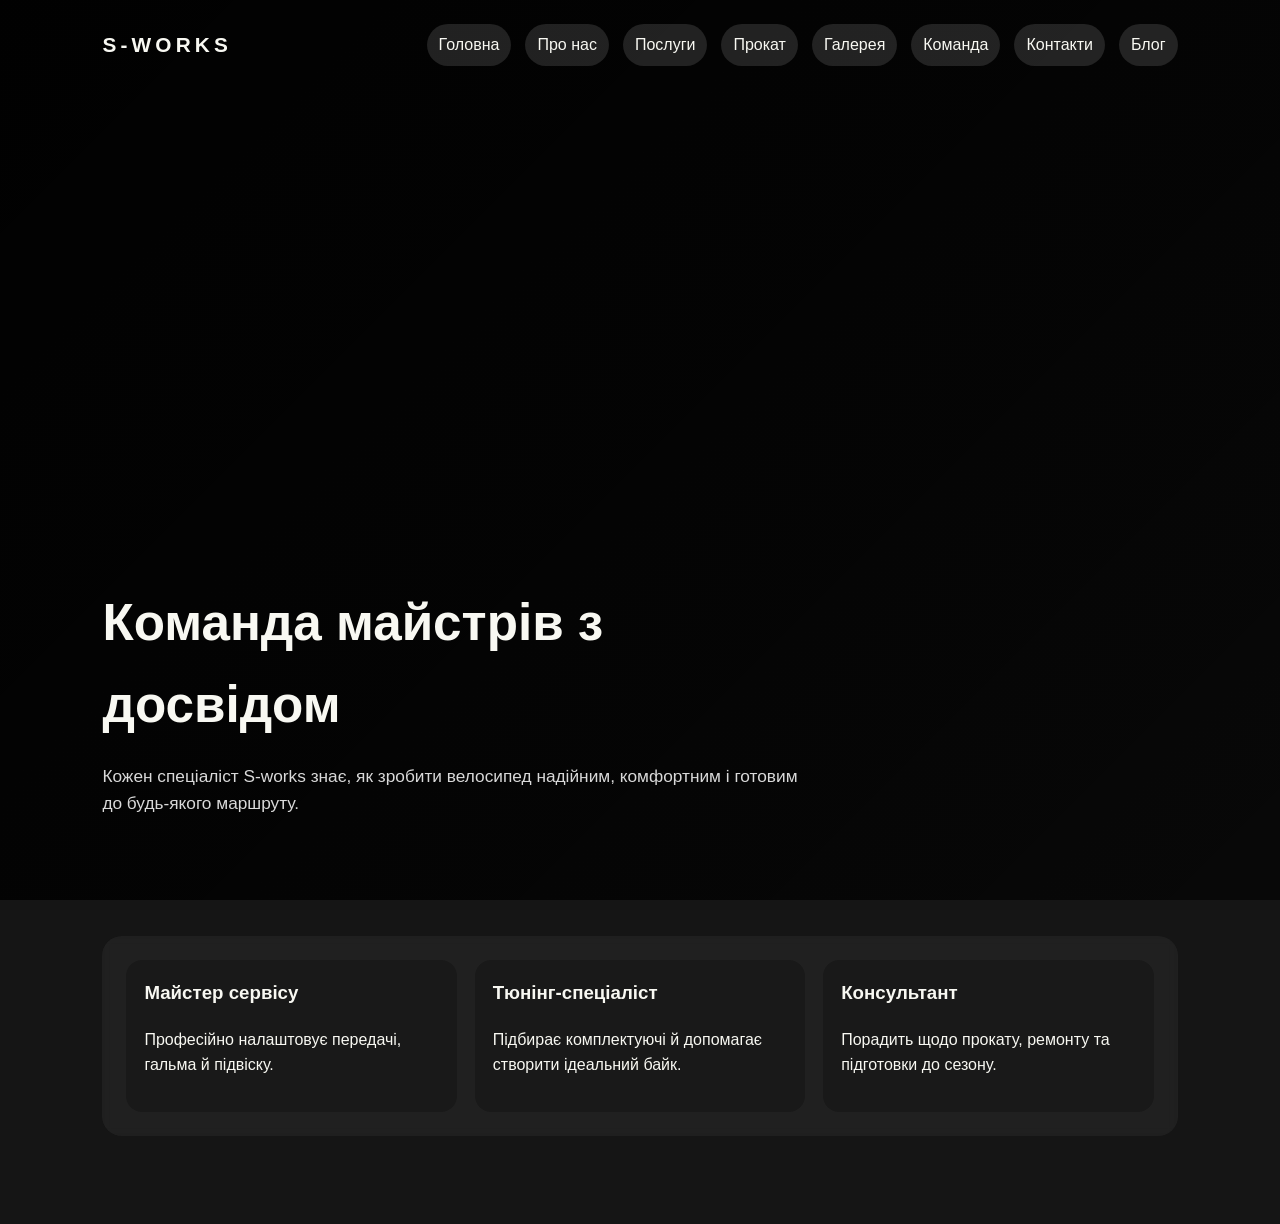
<file: team.html>
<!DOCTYPE html>
<html lang="uk">
<head>
  <meta charset="UTF-8" />
  <meta name="viewport" content="width=device-width, initial-scale=1.0" />
  <title>Команда — S-works</title>
  <link rel="stylesheet" href="styles.css" />
</head>
<body class="page-team">
  <header class="hero">
    <nav class="navbar">
      <div class="brand">S-works</div>
      <div class="nav-links">
        <a href="index.html">Головна</a>
        <a href="about.html">Про нас</a>
        <a href="services.html">Послуги</a>
        <a href="rentals.html">Прокат</a>
        <a href="gallery.html">Галерея</a>
        <a href="team.html">Команда</a>
        <a href="contacts.html">Контакти</a>
        <a href="blog.html">Блог</a>
      </div>
    </nav>
    <div class="hero-content">
      <h1>Команда майстрів з досвідом</h1>
      <p>Кожен спеціаліст S-works знає, як зробити велосипед надійним, комфортним і готовим до будь-якого маршруту.</p>
    </div>
  </header>
  <main>
    <section class="grid">
      <div class="card"><h3>Майстер сервісу</h3><p>Професійно налаштовує передачі, гальма й підвіску.</p></div>
      <div class="card"><h3>Тюнінг-спеціаліст</h3><p>Підбирає комплектуючі й допомагає створити ідеальний байк.</p></div>
      <div class="card"><h3>Консультант</h3><p>Порадить щодо прокату, ремонту та підготовки до сезону.</p></div>
    </section>
  </main>
</body>
</html>
</file>
<file: styles.css>
:root {
  --accent: #f4a261;
  --accent-dark: #e76f51;
  --text: #f8f8f2;
  --muted: #d9d9d9;
  --overlay: rgba(10, 10, 10, 0.62);
}

* { box-sizing: border-box; }
body {
  margin: 0;
  font-family: 'Segoe UI', Tahoma, Geneva, Verdana, sans-serif;
  color: var(--text);
  background: #111;
  line-height: 1.6;
}
a { color: inherit; text-decoration: none; }

.hero {
  min-height: 100vh;
  background-size: cover;
  background-position: center;
  background-repeat: no-repeat;
  display: flex;
  flex-direction: column;
  justify-content: space-between;
  padding: 24px 8vw 40px;
  position: relative;
}
.hero::before {
  content: '';
  position: absolute;
  inset: 0;
  background: linear-gradient(135deg, rgba(0,0,0,0.78), rgba(0,0,0,0.35));
  z-index: 0;
}
.hero > * { position: relative; z-index: 1; }

.navbar {
  display: flex;
  justify-content: space-between;
  align-items: center;
  flex-wrap: wrap;
  gap: 16px;
}
.brand {
  font-size: 1.3rem;
  font-weight: 700;
  letter-spacing: 0.2em;
  text-transform: uppercase;
}
.nav-links {
  display: flex;
  gap: 14px;
  flex-wrap: wrap;
}
.nav-links a {
  padding: 8px 12px;
  border-radius: 999px;
  background: rgba(255,255,255,0.12);
  transition: background 0.2s ease;
}
.nav-links a:hover { background: var(--accent); color: #111; }

.hero-content {
  max-width: 700px;
  padding: 40px 0 20px;
}
.hero-content h1 {
  font-size: clamp(2rem, 4vw, 3.4rem);
  margin: 0 0 14px;
}
.hero-content p {
  font-size: 1.08rem;
  color: var(--muted);
  margin-bottom: 22px;
}
.btn {
  display: inline-block;
  padding: 12px 18px;
  border-radius: 999px;
  background: linear-gradient(90deg, var(--accent), var(--accent-dark));
  color: #111;
  font-weight: 700;
  margin-right: 10px;
  margin-bottom: 10px;
}

main {
  padding: 36px 8vw 60px;
  background: #151515;
}
section {
  margin-bottom: 28px;
  padding: 24px;
  border-radius: 20px;
  background: rgba(255,255,255,0.05);
  backdrop-filter: blur(4px);
}
.grid {
  display: grid;
  gap: 18px;
  grid-template-columns: repeat(auto-fit, minmax(220px, 1fr));
}
.card {
  padding: 18px;
  border-radius: 16px;
  background: rgba(0,0,0,0.24);
}
.card h3 { margin-top: 0; }

.page-home .hero { background-image: linear-gradient(135deg, rgba(0,0,0,0.72), rgba(0,0,0,0.3)), url('https://images.unsplash.com/photo-1517649763962-0c623066013b?auto=format&fit=crop&w=1400&q=80'); }
.page-about .hero { background-image: linear-gradient(135deg, rgba(0,0,0,0.72), rgba(0,0,0,0.3)), url('https://images.unsplash.com/photo-1500534623283-312aade485b7?auto=format&fit=crop&w=1400&q=80'); }
.page-services .hero { background-image: linear-gradient(135deg, rgba(0,0,0,0.72), rgba(0,0,0,0.3)), url('https://images.unsplash.com/photo-1507035895480-2b3156c31fc8?auto=format&fit=crop&w=1400&q=80'); }
.page-repairs .hero { background-image: linear-gradient(135deg, rgba(0,0,0,0.72), rgba(0,0,0,0.3)), url('https://images.unsplash.com/photo-1505705694340-019e1e335916?auto=format&fit=crop&w=1400&q=80'); }
.page-rentals .hero { background-image: linear-gradient(135deg, rgba(0,0,0,0.72), rgba(0,0,0,0.3)), url('https://images.unsplash.com/photo-1517649763962-0c623066013b?auto=format&fit=crop&w=1400&q=80'); }
.page-gallery .hero { background-image: linear-gradient(135deg, rgba(0,0,0,0.72), rgba(0,0,0,0.3)), url('https://images.unsplash.com/photo-1492144534655-ae79c964c9d7?auto=format&fit=crop&w=1400&q=80'); }
.page-team .hero { background-image: linear-gradient(135deg, rgba(0,0,0,0.72), rgba(0,0,0,0.3)), url('https://images.unsplash.com/photo-1471506480208-91b3a4cc78be?auto=format&fit=crop&w=1400&q=80'); }
.page-prices .hero { background-image: linear-gradient(135deg, rgba(0,0,0,0.72), rgba(0,0,0,0.3)), url('https://images.unsplash.com/photo-1528629297340-d1d466945dc5?auto=format&fit=crop&w=1400&q=80'); }
.page-contacts .hero { background-image: linear-gradient(135deg, rgba(0,0,0,0.72), rgba(0,0,0,0.3)), url('https://images.unsplash.com/photo-1517649763962-0c623066013b?auto=format&fit=crop&w=1400&q=80'); }
.page-blog .hero { background-image: linear-gradient(135deg, rgba(0,0,0,0.72), rgba(0,0,0,0.3)), url('https://images.unsplash.com/photo-1541625602330-2277a4c46182?auto=format&fit=crop&w=1400&q=80'); }

@media (max-width: 1024px) {
  .hero { padding: 22px 5vw 36px; }
  main { padding: 30px 5vw 50px; }
  section { padding: 22px; }
  .hero-content { max-width: 620px; }
}

@media (max-width: 768px) {
  .navbar {
    flex-direction: column;
    align-items: flex-start;
  }
  .nav-links {
    width: 100%;
    gap: 8px;
  }
  .nav-links a {
    padding: 7px 10px;
    font-size: 0.92rem;
  }
  .hero {
    min-height: 90vh;
    padding: 16px 18px 28px;
  }
  .hero-content {
    padding: 24px 0 16px;
  }
  .hero-content h1 {
    font-size: clamp(1.7rem, 6vw, 2.6rem);
  }
  .hero-content p {
    font-size: 1rem;
  }
  .btn {
    display: block;
    width: fit-content;
    margin-right: 0;
  }
  main {
    padding: 20px 18px 40px;
  }
  section {
    padding: 18px;
  }
  .grid {
    grid-template-columns: 1fr;
  }
}

@media (max-width: 480px) {
  body {
    font-size: 15px;
  }
  .brand {
    font-size: 1.1rem;
  }
  .nav-links {
    gap: 6px;
  }
  .nav-links a {
    font-size: 0.9rem;
    padding: 6px 8px;
  }
  .hero {
    padding: 14px 14px 24px;
  }
  .hero-content h1 {
    font-size: 1.6rem;
  }
  .hero-content p {
    font-size: 0.95rem;
  }
  .btn {
    width: 100%;
    text-align: center;
  }
  main {
    padding: 18px 14px 36px;
  }
  section {
    padding: 16px;
  }
}
</file>
